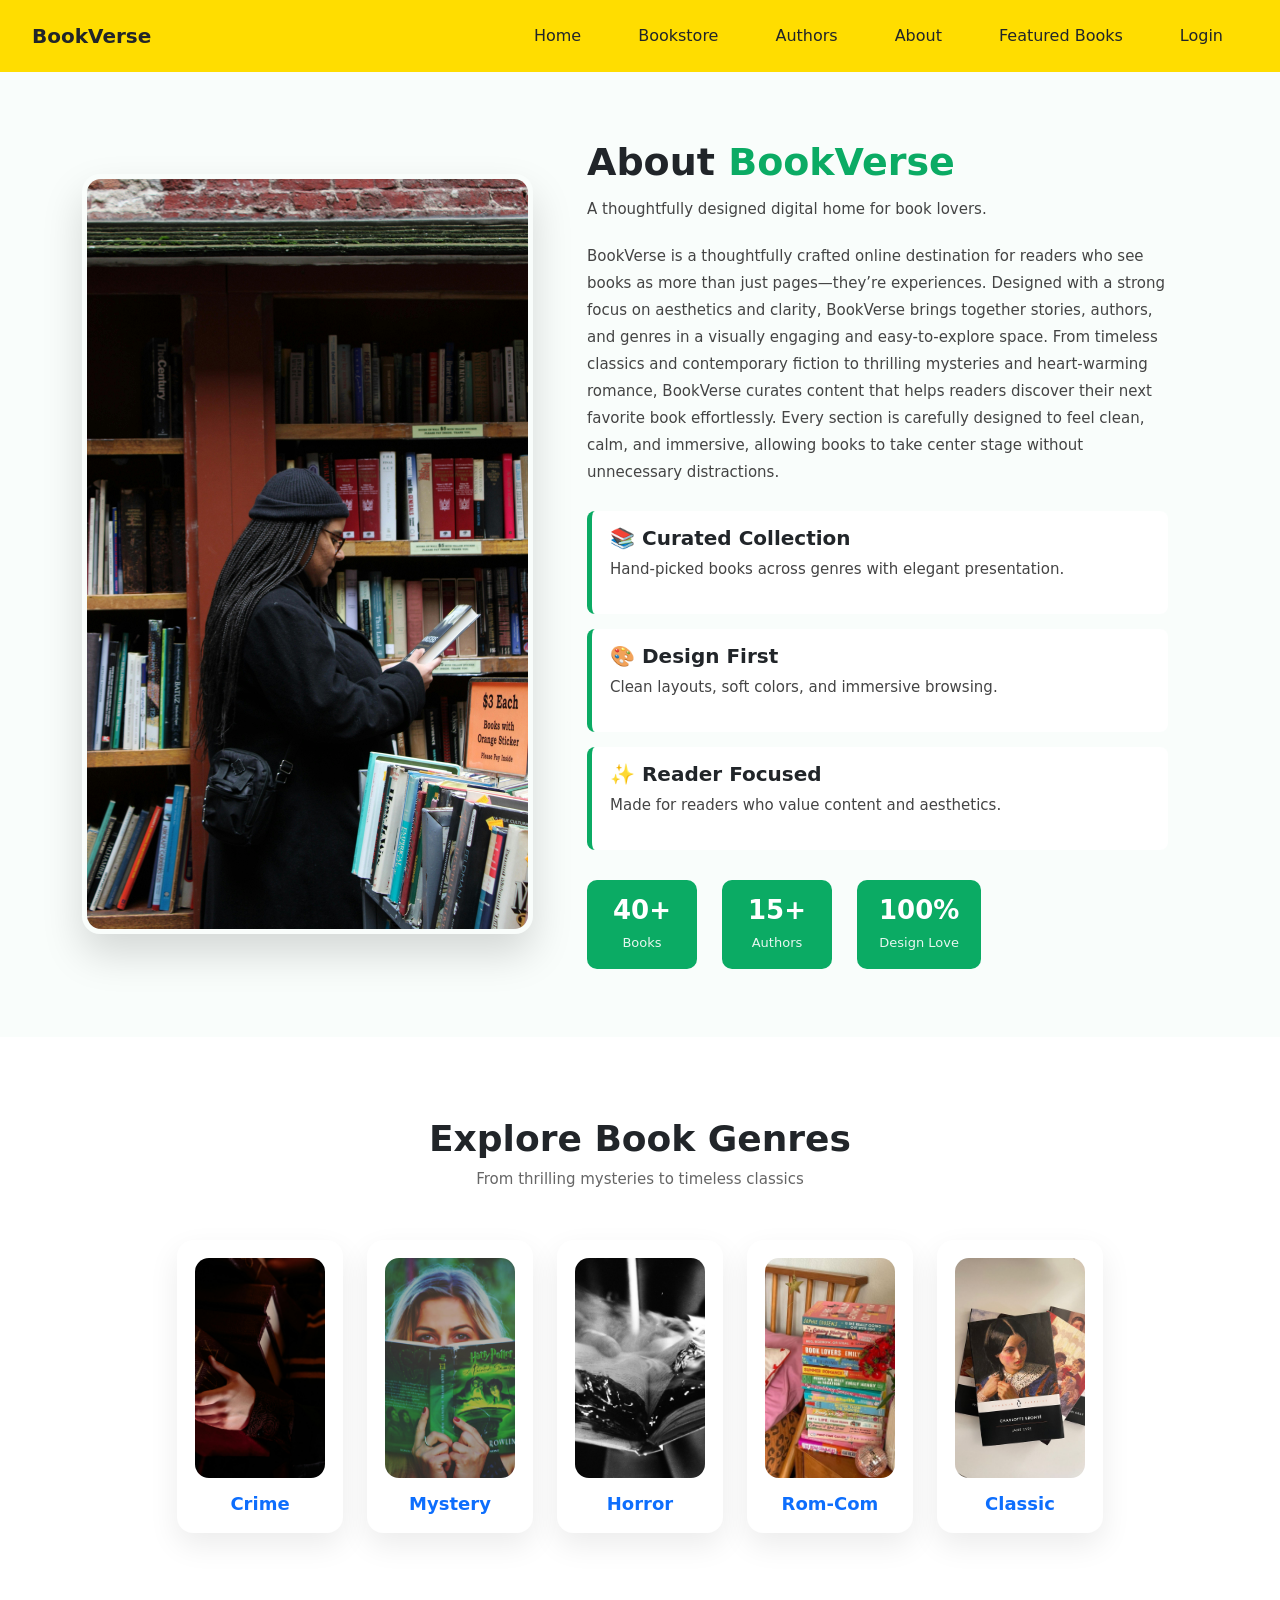
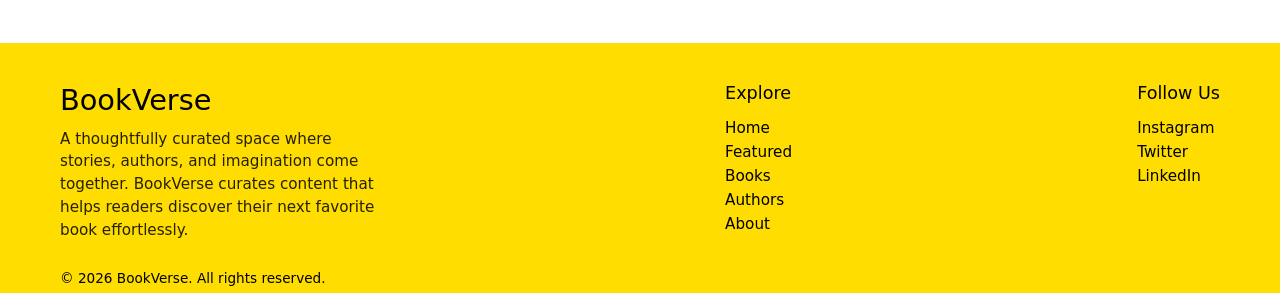
<file: about.html>
<!DOCTYPE html>
<html lang="en">
<head>
  <meta charset="UTF-8">
  <title>About</title>
  <meta name="viewport" content="width=device-width, initial-scale=1">
  <link rel="stylesheet" href="CSS/style.css">
  <!-- Bootstrap -->
  <link href="https://cdn.jsdelivr.net/npm/bootstrap@5.3.2/dist/css/bootstrap.min.css" rel="stylesheet">

  <!-- Google Font -->
  <link href="https://fonts.googleapis.com/css2?family=Playfair+Display:wght@500;700&display=swap" rel="stylesheet">

  <!-- Custom CSS -->
  <style>

   /* ABOUT MAIN */
.about-main {
  background: #f9fdfb;
  overflow: hidden;
}

/* WRAPPER ANIMATION */
.about-wrapper {
  animation: fadeUp 1.2s ease-in-out;
}

/* LEFT GREEN IMAGE BOX */
.about-image-box {
  padding: 5px;
  border-radius: 18px;
  box-shadow: 0 20px 40px rgba(0, 0, 0, 0.15);
  animation: slideLeft 1.2s ease;
}

.about-image-box img {
  width: 100%;
  border-radius: 14px;
  object-fit: cover;
  height: 750px;
}

/* RIGHT CONTENT */
.about-content-box {
  padding: 20px 30px;
  animation: slideRight 1.2s ease;
}

.about-content-box h2 {
  font-size: 38px;
  font-weight: 800;
  margin-bottom: 10px;
}

.about-content-box h2 span {
  color: #0bab64;
}

.about-tagline {
  font-size: 16px;
  color: #555;
  margin-bottom: 20px;
}

.about-content-box p {
  font-size: 15px;
  color: #444;
  line-height: 1.8;
}

/* POINTS */
.about-points {
  margin-top: 25px;
}

.point-box {
  background: #ffffff;
  border-left: 5px solid #0bab64;
  padding: 15px 18px;
  margin-bottom: 15px;
  border-radius: 8px;
  transition: all 0.3s ease;
}

.point-box:hover {
  transform: translateX(8px);
  box-shadow: 0 8px 25px rgba(0, 0, 0, 0.1);
}

.point-box h5 {
  margin-bottom: 6px;
  font-weight: 700;
}

/* STATS */
.about-stats {
  display: flex;
  gap: 25px;
  margin-top: 30px;
}

.about-stats div {
  background: #0bab64;
  color: #fff;
  padding: 15px 22px;
  border-radius: 10px;
  text-align: center;
  min-width: 110px;
  transition: transform 0.3s ease;
}

.about-stats div:hover {
  transform: translateY(-6px);
}

.about-stats h4 {
  font-size: 26px;
  margin-bottom: 4px;
  font-weight: 800;
}

.about-stats span {
  font-size: 13px;
  opacity: 0.9;
}

/* ANIMATIONS */
@keyframes fadeUp {
  from {
    opacity: 0;
    transform: translateY(40px);
  }
  to {
    opacity: 1;
    transform: translateY(0);
  }
}

@keyframes slideLeft {
  from {
    opacity: 0;
    transform: translateX(-60px);
  }
  to {
    opacity: 1;
    transform: translateX(0);
  }
}

@keyframes slideRight {
  from {
    opacity: 0;
    transform: translateX(60px);
  }
  to {
    opacity: 1;
    transform: translateX(0);
  }
}

/* RESPONSIVE */
@media (max-width: 768px) {
  .about-content-box h2 {
    font-size: 30px;
  }

  .about-stats {
    flex-wrap: wrap;
  }
}
/* GENRE SECTION */
.genre-section {
  padding: 80px 0;
  background: #ffffff;
  width:100%;
}

/* HEADING */
.genre-heading {
  text-align: center;
  font-size: 36px;
  font-weight: 800;
  margin-bottom: 8px;
}

.genre-subtext {
  text-align: center;
  color: #666;
  font-size: 15px;
  margin-bottom: 50px;
}

/* CARD */
.genre-card {
  background: #fff;
  border-radius: 16px;
  padding: 18px;
  text-align: center;
  box-shadow: 0 12px 30px rgba(0, 0, 0, 0.08);
  transition: all 0.35s ease;
  animation: fadeUp 1s ease;
  height: 100%;
}

.genre-card img {
  width: 100%;
  height: 220px;
  object-fit: cover;
  border-radius: 14px;
  margin-bottom: 15px;
}
.genre-btn{
  text-decoration: none;
}
/* TEXT */
.genre-card h5 {
  font-size: 18px;
  font-weight: 700;
  margin: 0;
}

/* HOVER EFFECT */
.genre-card:hover {
  transform: translateY(-10px) scale(1.02);
  box-shadow: 0 20px 45px rgba(0, 0, 0, 0.15);
}

/* ANIMATION */
@keyframes fadeUp {
  from {
    opacity: 0;
    transform: translateY(40px);
  }
  to {
    opacity: 1;
    transform: translateY(0);
  }
}

/* RESPONSIVE */
@media (max-width: 992px) {
  .genre-heading {
    font-size: 30px;
  }

  .genre-card img {
    height: 200px;
  }
}

@media (max-width: 576px) {
  .genre-card img {
    height: 180px;
  }

  .genre-heading {
    font-size: 26px;
  }
}

  </style>
</head>

<body>
 <ul class="nav justify-content-end p-3 ">
        <li class="nav-item d-flex align-items-center me-auto">
      <!-- <img src="logo.png" width="40" height="40" class="me-2"> -->
      <span class=" fw-bold fs-5 logo ms-3">BookVerse</span>
    </li>
  <li class="nav-item ">
    <a class="nav-link active text-dark" aria-current="page" href="index.html">Home</a>
  </li>
  <li class="nav-item ">
    <a class="nav-link text-dark" href="Bookstore.html">Bookstore</a>
  </li>
  <li class="nav-item">
    <a class="nav-link text-dark" href="authors.html">Authors</a>
  </li>
  <li class="nav-item">
    <a class="nav-link text-dark" href="about.html">About</a>
  </li>
  <li class="nav-item">
    <a class="nav-link text-dark" href="Featured.html">Featured Books</a>
  </li>
  <li class="nav-item">
    <a class="nav-link text-dark" href="login.html">Login</a>
  </li>
</ul>
  <!-- ABOUT SECTION -->
<section class="about-main container-fluid py-5">
  <div class="container">
    <div class="row align-items-center about-wrapper">

      <!-- LEFT IMAGE BOX -->
      <div class="col-lg-5 mb-4 mb-lg-0">
        <div class="about-image-box">
          <img src="Images/pexels-luana-scorsoni-2154631905-33448113.jpg" alt="About BookVerse">
        </div>
      </div>

      <!-- RIGHT CONTENT -->
      <div class="col-lg-7">
        <div class="about-content-box">
          <h2>About <span>BookVerse</span></h2>
          <p class="about-tagline">
            A thoughtfully designed digital home for book lovers.
          </p>

          <p>
           BookVerse is a thoughtfully crafted online destination for readers who see books as more than just pages—they’re experiences. Designed with a strong focus on aesthetics and clarity, BookVerse brings together stories, authors, and genres in a visually engaging and easy-to-explore space.

From timeless classics and contemporary fiction to thrilling mysteries and heart-warming romance, BookVerse curates content that helps readers discover their next favorite book effortlessly. Every section is carefully designed to feel clean, calm, and immersive, allowing books to take center stage without unnecessary distractions.
          </p>

          <div class="about-points">
            <div class="point-box">
              <h5>📚 Curated Collection</h5>
              <p>Hand-picked books across genres with elegant presentation.</p>
            </div>

            <div class="point-box">
              <h5>🎨 Design First</h5>
              <p>Clean layouts, soft colors, and immersive browsing.</p>
            </div>

            <div class="point-box">
              <h5>✨ Reader Focused</h5>
              <p>Made for readers who value content and aesthetics.</p>
            </div>
          </div>

          <div class="about-stats">
            <div>
              <h4>40+</h4>
              <span>Books</span>
            </div>
            <div>
              <h4>15+</h4>
              <span>Authors</span>
            </div>
            <div>
              <h4>100%</h4>
              <span>Design Love</span>
            </div>
          </div>

        </div>
      </div>

    </div>
  </div>
  
</section>
<!-- BOOK GENRES SECTION -->
<section class="genre-section">
  <div class="container">
    <h2 class="genre-heading">Explore Book Genres</h2>
    <p class="genre-subtext">From thrilling mysteries to timeless classics</p>

    <div class="row g-4 justify-content-center">

      <div class="col-lg-2 col-md-4 col-sm-6">
  <a href="crime.html" class="genre-btn">
    <div class="genre-card">
      <img src="Images/crime.jpg" alt="Crime Books">
      <h5>Crime</h5>
    </div>
  </a>
</div>

<div class="col-lg-2 col-md-4 col-sm-6">
  <a href="Mystery.html" class="genre-btn">
    <div class="genre-card">
      <img src="Images/pexels-didsss-1314584.jpg" alt="Mystery Books">
      <h5>Mystery</h5>
    </div>
  </a>
</div>

<div class="col-lg-2 col-md-4 col-sm-6">
  <a href="Horror.html" class="genre-btn">
    <div class="genre-card">
      <img src="Images/pexels-anastasia-latunova-66354443-8894652.jpg" alt="Horror Books">
      <h5>Horror</h5>
    </div>
  </a>
</div>

<div class="col-lg-2 col-md-4 col-sm-6">
  <a href="Romcom.html" class="genre-btn">
    <div class="genre-card">
      <img src="Images/romcom.jpg" alt="RomCom Books">
      <h5>Rom-Com</h5>
    </div>
  </a>
</div>

<div class="col-lg-2 col-md-4 col-sm-6">
  <a href="Classic.html" class="genre-btn">
    <div class="genre-card">
      <img src="Images/classic.jpg" alt="Classic Books">
      <h5>Classic</h5>
    </div>
  </a>
</div>


    </div>
  </div>
</section>

 <footer class="foot">
  <div class="footer-content">
    
    <div class="footer-brand">
      <h3>BookVerse</h3>
      <p>A thoughtfully curated space where stories, authors, and imagination come together. BookVerse curates content that helps readers discover their next favorite book effortlessly.</p>
    </div>
    <div class="footer-links">
      <h5>Explore</h5>
      <ul>
        <li><a href="index.html">Home</a></li>
        <li><a href="Featured.html">Featured</a></li>
        <li><a href="Bookstore.html">Books</a></li>
        <li><a href="authors.html">Authors</a></li>
        <li><a href="about.html">About</a></li>
      </ul>
    </div>

    <div class="footer-social">
      <h5>Follow Us</h5>
      <ul>
        <li><a href="#">Instagram</a></li>
        <li><a href="#">Twitter</a></li>
        <li><a href="#">LinkedIn</a></li>
      </ul>
    </div>

  </div>
  <div class="footer-bottom">
    © 2026 BookVerse. All rights reserved.
  </div>
</footer>
</body>
</html>
</file>
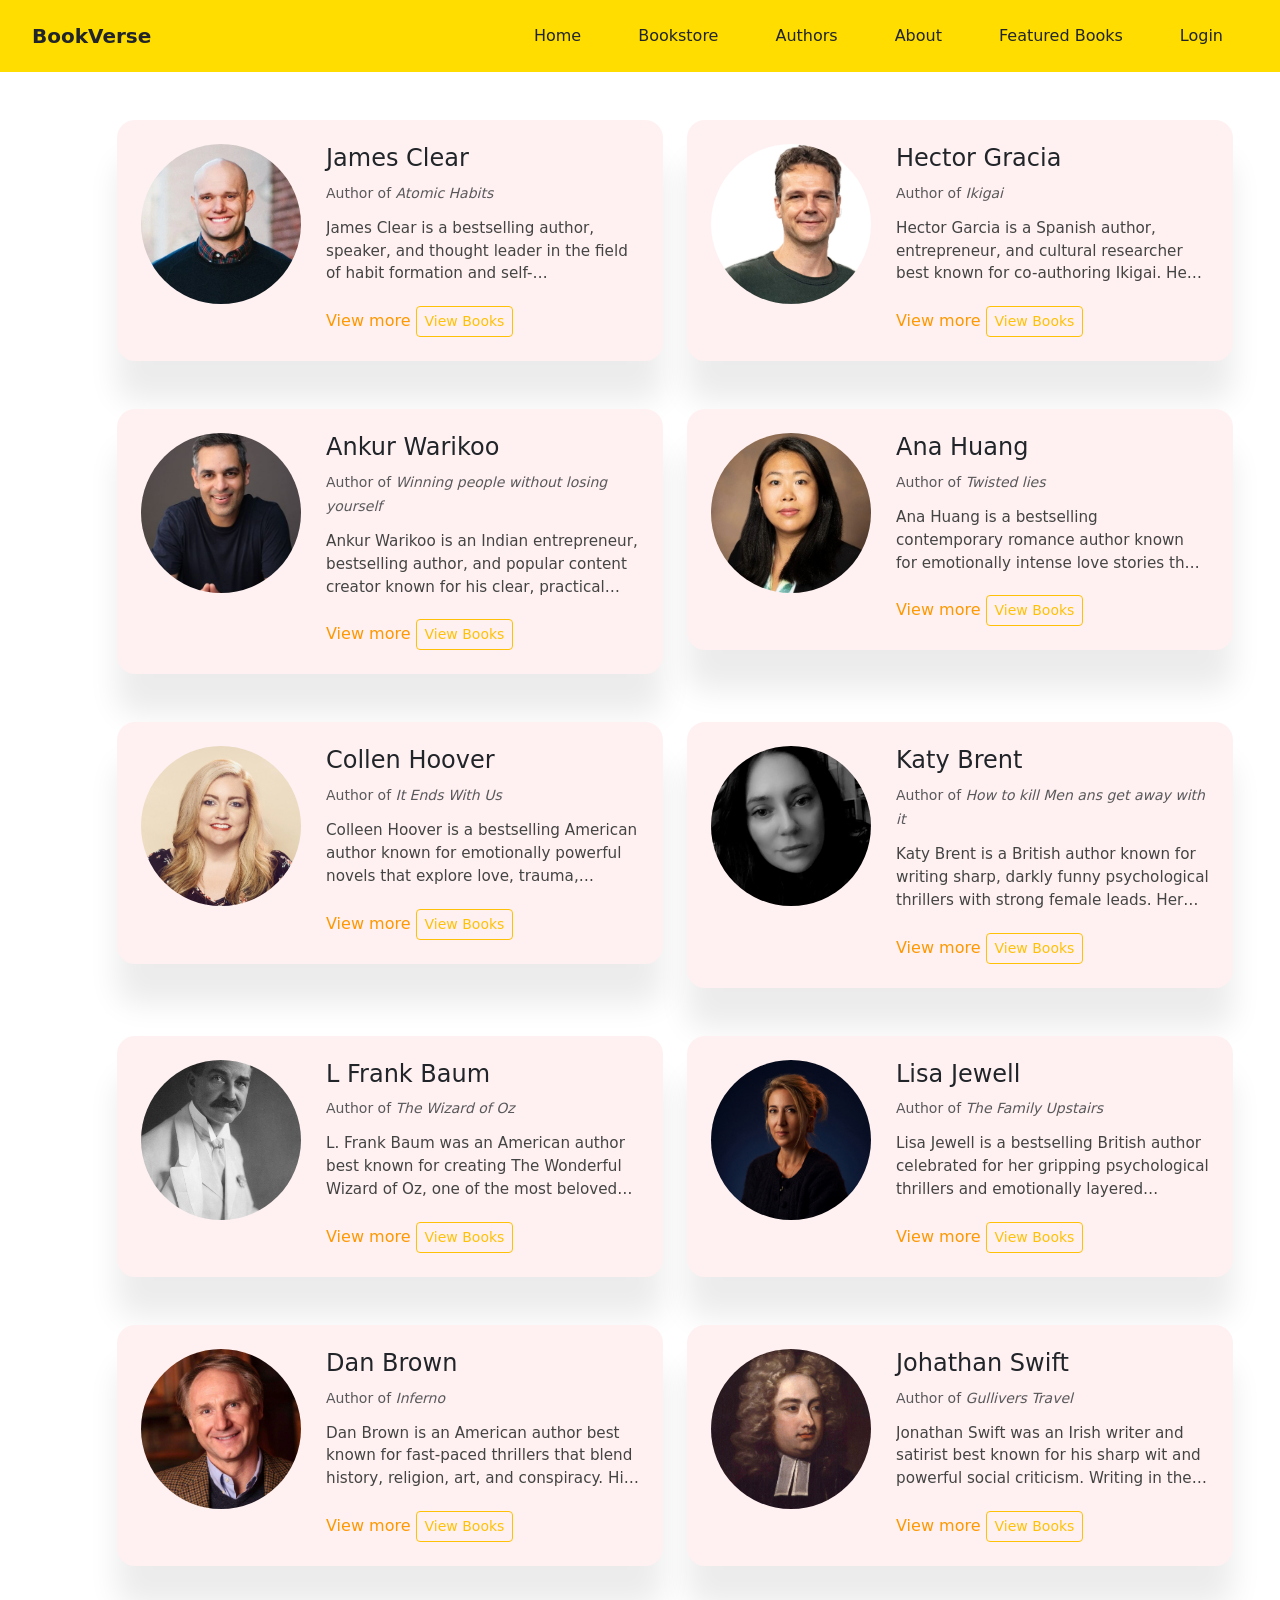
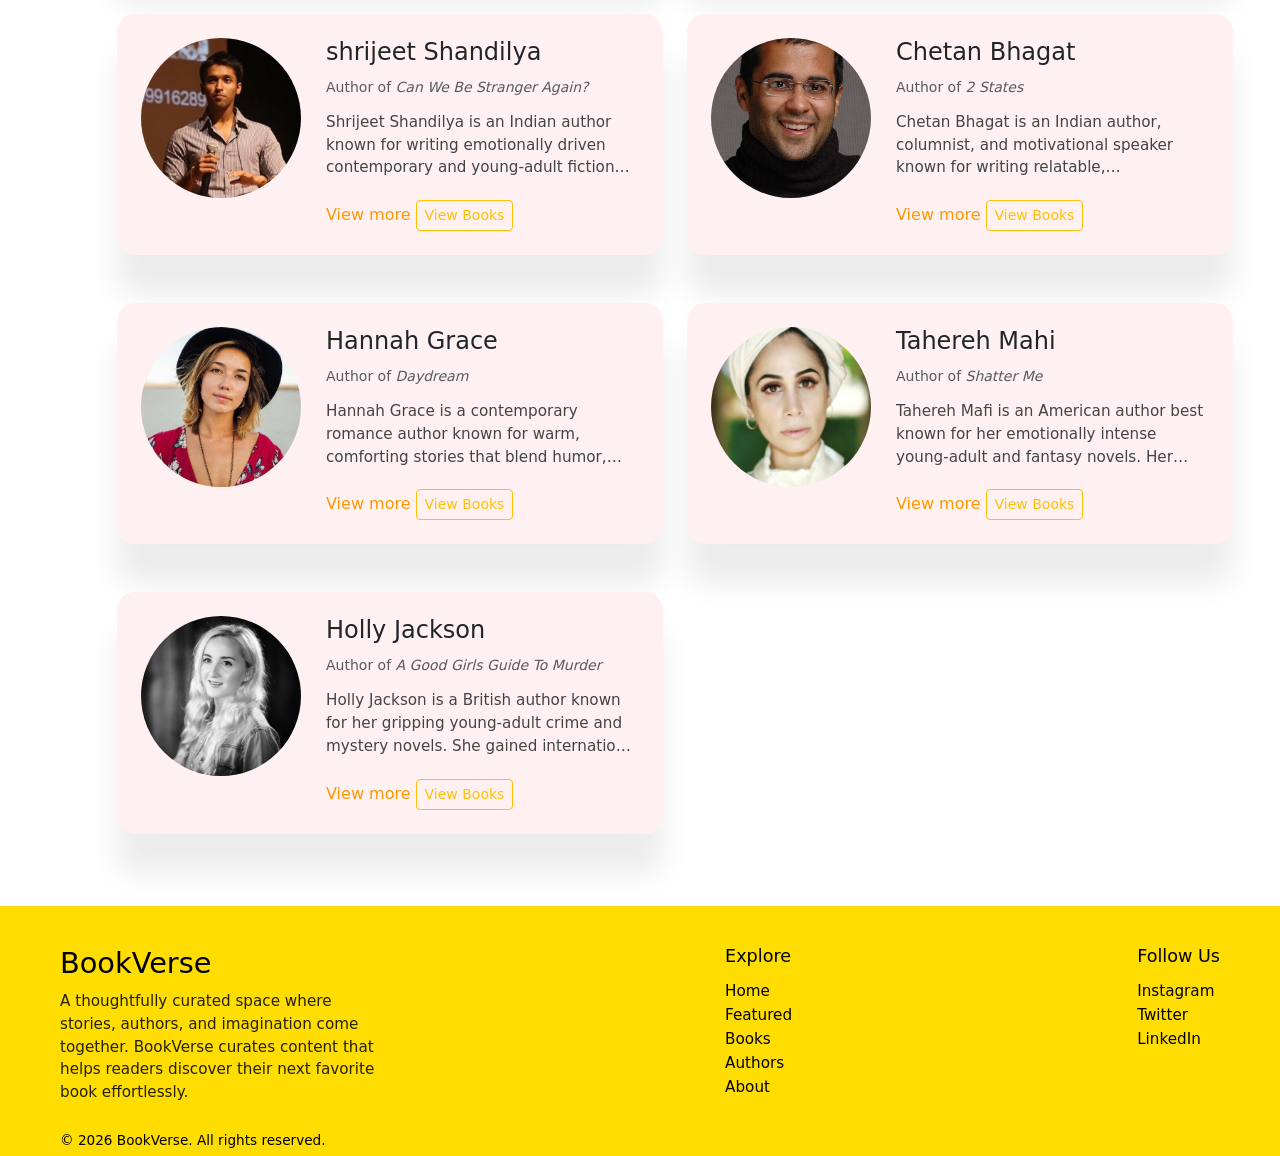
<file: authors.html>
<!DOCTYPE html>
<html lang="en">
<head>
    <meta charset="UTF-8">
    <meta name="viewport" content="width=device-width, initial-scale=1.0">
    <title>Document</title>
    <link rel="stylesheet" href="CSS/style.css">
    <link href="https://cdn.jsdelivr.net/npm/bootstrap@5.3.8/dist/css/bootstrap.min.css" rel="stylesheet" integrity="sha384-sRIl4kxILFvY47J16cr9ZwB07vP4J8+LH7qKQnuqkuIAvNWLzeN8tE5YBujZqJLB" crossorigin="anonymous">
<script src="https://cdn.jsdelivr.net/npm/bootstrap@5.3.8/dist/js/bootstrap.bundle.min.js"></script>
<link href="https://cdn.jsdelivr.net/npm/bootstrap-icons/font/bootstrap-icons.css" rel="stylesheet">
<script src="https://cdn.jsdelivr.net/npm/bootstrap@5.3.2/dist/js/bootstrap.bundle.min.js"></script>

<style>
    #container{
            width:1350px;
            height:auto;
            margin: auto;
        }
        @media (max-width: 1200px) {
  #container {
    width: 95%;
  }
}

/* Mobile phones */
@media (max-width: 576px) {
  #container {
    width: 100%;
    padding: 0 15px;
  }
}

</style>
</head>
<body>
    <script>
function toggleCard(el) {
  const card = el.closest('.author-card');
  card.classList.toggle('expanded');
  el.textContent = card.classList.contains('expanded')
    ? 'View less'
    : 'View more';
}
</script>

     <ul class="nav justify-content-end p-3 ">
        <li class="nav-item d-flex align-items-center me-auto">
      <!-- <img src="logo.png" width="40" height="40" class="me-2"> -->
      <span class=" fw-bold fs-5 logo ms-3">BookVerse</span>
    </li>
  <li class="nav-item ">
    <a class="nav-link active text-dark" aria-current="page" href="index.html">Home</a>
  </li>
  <li class="nav-item ">
    <a class="nav-link text-dark" href="Bookstore.html">Bookstore</a>
  </li>
  <li class="nav-item">
    <a class="nav-link text-dark" href="authors.html">Authors</a>
  </li>
  <li class="nav-item">
    <a class="nav-link text-dark" href="about.html">About</a>
  </li>
   <li class="nav-item">
    <a class="nav-link text-dark" href="Featured.html">Featured Books</a>
  </li>
  <li class="nav-item">
    <a class="nav-link text-dark" href="login.html">Login</a>
  </li>
</ul>
<div id="container">
<section class="container my-5">
  <div class="row g-4">

    <!-- AUTHOR CARD 1 -->
    <div class="col-md-6 mb-4">
  <div class="author-card">

    <div class="author-img">
      <img src="Images/jamesclear .jpg" alt="James Clear">
    </div>

    <div class="author-content">
      <h4>James Clear</h4>
      <small class="text-muted">Author of <em>Atomic Habits</em></small>

      <p class="author-desc">
        James Clear is a bestselling author, speaker, and thought leader in the field of habit formation and self-improvement. He is widely known for his book Atomic Habits, which focuses on how small, consistent actions can lead to remarkable long-term results. James Clear combines psychology, neuroscience, and real-world examples to present practical strategies for personal and professional growth. His writing is clear, motivating, and highly actionable.
      </p>

      <span class="view-more" onclick="toggleCard(this)">View more</span>

       <button
  class="btn btn-outline-warning btn-sm mt-6"
  data-bs-toggle="modal"
  data-bs-target="#authorBooksModal1"
>
  View Books
</button>
    </div>

  </div>
</div>
<div
  class="modal fade"
  id="authorBooksModal1"
  tabindex="-1"
  aria-labelledby="authorBooksModalLabel"
  aria-hidden="true"
>
  <div class="modal-dialog modal-dialog-centered">
    <div class="modal-content">

      <!-- Modal Header -->
      <div class="modal-header">
        <h5 class="modal-title" id="authorBooksModalLabel">
          Books by the Author
        </h5>
        <button
          type="button"
          class="btn-close"
          data-bs-dismiss="modal"
          aria-label="Close"
        ></button>
      </div>

      <!-- Modal Body -->
      <div class="modal-body">

        <div
          class="scrollspy-box"
          tabindex="0"
        >
          <section class="spy-section">
            <h6 class="fw-bold">Atomic Habits</h6>
            <p>
            A practical guide to building good habits and breaking bad ones through small, consistent changes that compound over time.% daily improvements compounds over time to create massive results.
            </p>
          </section>
        </div>

      </div>

      <!-- Footer REMOVED -->
    </div>
  </div>
</div>


    <!-- AUTHOR CARD 2 -->
    
<div class="col-md-6 mb-4">
  <div class="author-card">

    <div class="author-img">
      <img src="Images/hector.jpeg" alt="hector Garcia">
    </div>

    <div class="author-content">
      <h4>Hector Gracia</h4>
      <small class="text-muted">Author of <em>Ikigai</em></small>

      <p class="author-desc">
        Hector Garcia is a Spanish author, entrepreneur, and cultural researcher best known for co-authoring Ikigai. He has lived in Japan for many years, where he studied Japanese culture, philosophy, and everyday practices that contribute to long and meaningful lives. Through his writing, Hector Garcia blends traditional Eastern wisdom with modern lifestyle insights, helping readers understand purpose, happiness, and balance. His work is calm, reflective, and deeply rooted in real-life experiences.
      </p>

      <span class="view-more" onclick="toggleCard(this)">View more</span>

      <button
  class="btn btn-outline-warning btn-sm mt-6"
  data-bs-toggle="modal"
  data-bs-target="#authorBooksModal"
>
  View Books
</button>

    </div>
    <!-- modal1 -->

  </div>
</div>


<div
  class="modal fade"
  id="authorBooksModal"
  tabindex="-1"
  aria-labelledby="authorBooksModalLabel"
  aria-hidden="true"
>
  <div class="modal-dialog modal-dialog-centered">
    <div class="modal-content">

      <!-- Modal Header -->
      <div class="modal-header">
        <h5 class="modal-title" id="authorBooksModalLabel">
          Books by the Author
        </h5>
        <button
          type="button"
          class="btn-close"
          data-bs-dismiss="modal"
          aria-label="Close"
        ></button>
      </div>

      <!-- Modal Body -->
      <div class="modal-body">

        <div
          class="scrollspy-box"
          tabindex="0"
        >
          <section class="spy-section">
            <h6 class="fw-bold">Ikigai</h6>
            <p>
             Explores the Japanese concept of ikigai—finding purpose and joy through meaningful daily living
            </p>
          </section>

          <section class="spy-section">
            <h6 class="fw-bold">The Ikigai Journey
</h6>
            <p>
              A practical follow-up to Ikigai that helps readers apply purpose, mindfulness, and balance in everyday life.
            </p>
          </section>

          <section class="spy-section">
            <h6 class="fw-bold">Geek in Japan
</h6>
            <p>
             A cultural exploration of modern Japanese society through anime, technology, food, and everyday traditions.
            </p>
          </section>
        </div>

      </div>

      <!-- Footer REMOVED -->
    </div>
  </div>
</div>
<!-- 
card 3 -->
 <div class="col-md-6 mb-4">
  <div class="author-card">

    <div class="author-img">
      <img src="Images/ankur-warikoo.png" alt="Ankur Warikoo">
    </div>

    <div class="author-content">
      <h4>Ankur Warikoo</h4>
      <small class="text-muted">Author of <em>Winning people without losing yourself</em></small>

      <p class="author-desc">
Ankur Warikoo is an Indian entrepreneur, bestselling author, and popular content creator known for his clear, practical advice on personal growth, money management, and career development. He is the founder of Nearbuy and has built a massive online following by sharing honest insights on discipline, habits, productivity, and financial independence, especially aimed at students and young professionals seeking clarity and long-term success.      </p>

      <span class="view-more" onclick="toggleCard(this)">View more</span>

       <button
  class="btn btn-outline-warning btn-sm mt-6"
  data-bs-toggle="modal"
  data-bs-target="#authorBooksModal2"
>
  View Books
</button>
    </div>

  </div>
</div>
<div
  class="modal fade"
  id="authorBooksModal2"
  tabindex="-1"
  aria-labelledby="authorBooksModalLabel"
  aria-hidden="true"
>
  <div class="modal-dialog modal-dialog-centered">
    <div class="modal-content">

      <!-- Modal Header -->
      <div class="modal-header">
        <h5 class="modal-title" id="authorBooksModalLabel">
          Books by the Author
        </h5>
        <button
          type="button"
          class="btn-close"
          data-bs-dismiss="modal"
          aria-label="Close"
        ></button>
      </div>

      <!-- Modal Body -->
      <div class="modal-body">

        <div
          class="scrollspy-box"
          tabindex="0"
        >
          <section class="spy-section">
            <h6 class="fw-bold">Do Epic Shit</h6>
            <p>
             A candid guide on habits, money, success, and living intentionally.
            </p>
          </section>

          <section class="spy-section">
            <h6 class="fw-bold">Make Epic Money</h6>
            <p>
              A simple, no-nonsense guide to managing and growing personal wealth.
            </p>
          </section>
        </div>

      </div>

      <!-- Footer REMOVED -->
    </div>
  </div>
</div>
<!-- card4 -->
 <div class="col-md-6 mb-4">
  <div class="author-card">

    <div class="author-img">
      <img src="Images/ana huang .jpg" alt="Ana Huang">
    </div>

    <div class="author-content">
      <h4>Ana Huang</h4>
      <small class="text-muted">Author of <em>Twisted lies</em></small>

      <p class="author-desc">
Ana Huang is a bestselling contemporary romance author known for emotionally intense love stories that blend passion, vulnerability, and strong character arcs. Her writing often explores themes of trust, healing, ambition, and morally complex relationships, with confident heroines and brooding heroes at the center. Ana Huang’s novels are especially popular among new-adult and adult romance readers who enjoy slow-burn tension, sharp dialogue, and deeply personal journeys toward love.      </p>

      <span class="view-more" onclick="toggleCard(this)">View more</span>

       <button
  class="btn btn-outline-warning btn-sm mt-6"
  data-bs-toggle="modal"
  data-bs-target="#authorBooksModal3"
>
  View Books
</button>
    </div>

  </div>
</div>
<div
  class="modal fade"
  id="authorBooksModal3"
  tabindex="-1"
  aria-labelledby="authorBooksModalLabel"
  aria-hidden="true"
>
  <div class="modal-dialog modal-dialog-centered">
    <div class="modal-content">

      <!-- Modal Header -->
      <div class="modal-header">
        <h5 class="modal-title" id="authorBooksModalLabel">
          Books by the Author
        </h5>
        <button
          type="button"
          class="btn-close"
          data-bs-dismiss="modal"
          aria-label="Close"
        ></button>
      </div>

      <!-- Modal Body -->
      <div class="modal-body">

        <div
          class="scrollspy-box"
          tabindex="0"
        >
          <section class="spy-section">
            <h6 class="fw-bold">Twisted Love</h6>
            <p>
             A dark, emotional romance about a guarded man and a hopeful woman whose bond challenges fear and trust.
            </p>
          </section>

          <section class="spy-section">
            <h6 class="fw-bold">Twisted Game</h6>
            <p>
            A forbidden royal romance filled with duty, desire, and intense emotional conflict.
            </p>
          </section>

          <section class="spy-section">
            <h6 class="fw-bold">Twisted Hate</h6>
            <p>
              An enemies-to-lovers story driven by sharp banter, unresolved tension, and buried emotions.
            </p>
          </section>
        </div>

      </div>

      <!-- Footer REMOVED -->
    </div>
  </div>
</div>
<!-- card 5 -->
 <div class="col-md-6 mb-4">
  <div class="author-card">

    <div class="author-img">
      <img src="Images/Colleenhoover.jpeg" alt="Collen Hoover">
    </div>

    <div class="author-content">
      <h4>Collen Hoover</h4>
      <small class="text-muted">Author of <em>It Ends With Us</em></small>

      <p class="author-desc">
Colleen Hoover is a bestselling American author known for emotionally powerful novels that explore love, trauma, healing, and human resilience. Her writing blends romance, drama, and psychological depth, often tackling difficult themes with honesty and compassion. Loved by both young-adult and adult readers, her stories focus on flawed characters, intense emotions, and relationships that leave a lasting impact long after the final page.      </p>

      <span class="view-more" onclick="toggleCard(this)">View more</span>

       <button
  class="btn btn-outline-warning btn-sm mt-6"
  data-bs-toggle="modal"
  data-bs-target="#authorBooksModal4"
>
  View Books
</button>
    </div>

  </div>
</div>
<div
  class="modal fade"
  id="authorBooksModal4"
  tabindex="-1"
  aria-labelledby="authorBooksModalLabel"
  aria-hidden="true"
>
  <div class="modal-dialog modal-dialog-centered">
    <div class="modal-content">

      <!-- Modal Header -->
      <div class="modal-header">
        <h5 class="modal-title" id="authorBooksModalLabel">
          Books by the Author
        </h5>
        <button
          type="button"
          class="btn-close"
          data-bs-dismiss="modal"
          aria-label="Close"
        ></button>
      </div>

      <!-- Modal Body -->
      <div class="modal-body">

        <div
          class="scrollspy-box"
          tabindex="0"
        >
          <section class="spy-section">
            <h6 class="fw-bold"> It Ends With Us</h6>
            <p>
              A deeply emotional novel about love, strength, and breaking painful cycles.
            </p>
          </section>

          <section class="spy-section">
            <h6 class="fw-bold">Verity</h6>
            <p>
          A dark psychological thriller filled with shocking twists and moral tension.
            </p>
          </section>

          <section class="spy-section">
            <h6 class="fw-bold">Ugly Love</h6>
            <p>
            A raw romance exploring heartbreak, healing, and the weight of past trauma.
            </p>
          </section>
        </div>

      </div>

      <!-- Footer REMOVED -->
    </div>
  </div>
</div>
<!-- card6 -->
 <div class="col-md-6 mb-4">
  <div class="author-card">

    <div class="author-img">
      <img src="Images/katy-brent.jpeg" alt="Katy Brent">
    </div>

    <div class="author-content">
      <h4>Katy Brent</h4>
      <small class="text-muted">Author of <em>How to kill Men ans get away with it</em></small>

      <p class="author-desc">
Katy Brent is a British author known for writing sharp, darkly funny psychological thrillers with strong female leads. Her stories often explore obsession, ambition, and the hidden pressures placed on women in modern society, blending satire with suspense. With a bold narrative voice and unexpected twists, her books appeal to readers who enjoy gripping plots, morally complex characters, and thrillers that challenge social norms while remaining highly entertaining.      </p>

      <span class="view-more" onclick="toggleCard(this)">View more</span>

       <button
  class="btn btn-outline-warning btn-sm mt-6"
  data-bs-toggle="modal"
  data-bs-target="#authorBooksModal5"
>
  View Books
</button>
    </div>

  </div>
</div>
<div
  class="modal fade"
  id="authorBooksModal5"
  tabindex="-1"
  aria-labelledby="authorBooksModalLabel"
  aria-hidden="true"
>
  <div class="modal-dialog modal-dialog-centered">
    <div class="modal-content">

      <!-- Modal Header -->
      <div class="modal-header">
        <h5 class="modal-title" id="authorBooksModalLabel">
          Books by the Author
        </h5>
        <button
          type="button"
          class="btn-close"
          data-bs-dismiss="modal"
          aria-label="Close"
        ></button>
      </div>

      <!-- Modal Body -->
      <div class="modal-body">

        <div
          class="scrollspy-box"
          tabindex="0"
        >
          <section class="spy-section">
            <h6 class="fw-bold">How to Kill Men and Get Away With It</h6>
            <p>
              A darkly comic psychological thriller about obsession, revenge, and the consequences of toxic relationships, told with sharp wit and shocking twists
            </p>
          </section>

          <section class="spy-section">
            <h6 class="fw-bold">The Kill List</h6>
            <p>
              A tense, satirical thriller that explores public shaming, social media outrage, and how far someone might go when pushed to the edge.
            </p>
          </section>
        </div>

      </div>

      <!-- Footer REMOVED -->
    </div>
  </div>
</div>
<!-- card7 -->
 <div class="col-md-6 mb-4">
  <div class="author-card">

    <div class="author-img">
      <img src="Images/l_frank_baum.jpeg" alt="frank bum">
    </div>

    <div class="author-content">
      <h4>L Frank Baum</h4>
      <small class="text-muted">Author of <em>The Wizard of Oz</em></small>

      <p class="author-desc">
L. Frank Baum was an American author best known for creating The Wonderful Wizard of Oz, one of the most beloved fantasy stories of all time. Writing in the late 19th and early 20th centuries, he helped shape modern children’s fantasy with imaginative worlds, memorable characters, and moral storytelling. His works emphasize courage, friendship, kindness, and self-belief, appealing to both children and adults across generations.      </p>

      <span class="view-more" onclick="toggleCard(this)">View more</span>

       <button
  class="btn btn-outline-warning btn-sm mt-6"
  data-bs-toggle="modal"
  data-bs-target="#authorBooksModal6"
>
  View Books
</button>
    </div>

  </div>
</div>
<div
  class="modal fade"
  id="authorBooksModal6"
  tabindex="-1"
  aria-labelledby="authorBooksModalLabel"
  aria-hidden="true"
>
  <div class="modal-dialog modal-dialog-centered">
    <div class="modal-content">

      <!-- Modal Header -->
      <div class="modal-header">
        <h5 class="modal-title" id="authorBooksModalLabel">
          Books by the Author
        </h5>
        <button
          type="button"
          class="btn-close"
          data-bs-dismiss="modal"
          aria-label="Close"
        ></button>
      </div>

      <!-- Modal Body -->
      <div class="modal-body">

        <div
          class="scrollspy-box"
          tabindex="0"
        >
          <section class="spy-section">
            <h6 class="fw-bold"> The Wonderful Wizard of Oz</h6>
            <p>
              A magical adventure following Dorothy and her friends through the Land of Oz.
            </p>
          </section>

          <section class="spy-section">
            <h6 class="fw-bold">The Marvelous Land of Oz</h6>
            <p>
           A sequel that expands the Oz universe with new characters and political themes.
            </p>
          </section>

          <section class="spy-section">
            <h6 class="fw-bold">Ozma of Oz</h6>
            <p>
             A whimsical tale about loyalty, transformation, and the power of friendship.
            </p>
          </section>
        </div>

      </div>

      <!-- Footer REMOVED -->
    </div>
  </div>
</div>
 <!-- card 8 -->
 <div class="col-md-6 mb-4">
  <div class="author-card">

    <div class="author-img">
      <img src="Images/Lisa-Jewell.jpeg" alt="Lisa Jewell">
    </div>

    <div class="author-content">
      <h4>Lisa Jewell</h4>
      <small class="text-muted">Author of <em>The Family Upstairs</em></small>

      <p class="author-desc">
Lisa Jewell is a bestselling British author celebrated for her gripping psychological thrillers and emotionally layered domestic fiction. Her novels often explore family secrets, obsession, trauma, and the dark truths hidden beneath ordinary lives. Known for her sharp character development and slow-burn suspense, Jewell keeps readers hooked with unsettling twists and realistic emotional depth, making her a favorite among fans of intelligent, character-driven thrillers.      </p>

      <span class="view-more" onclick="toggleCard(this)">View more</span>

       <button
  class="btn btn-outline-warning btn-sm mt-6"
  data-bs-toggle="modal"
  data-bs-target="#authorBooksModal7"
>
  View Books
</button>
    </div>

  </div>
</div>
<div
  class="modal fade"
  id="authorBooksModal7"
  tabindex="-1"
  aria-labelledby="authorBooksModalLabel"
  aria-hidden="true"
>
  <div class="modal-dialog modal-dialog-centered">
    <div class="modal-content">

      <!-- Modal Header -->
      <div class="modal-header">
        <h5 class="modal-title" id="authorBooksModalLabel">
          Books by the Author
        </h5>
        <button
          type="button"
          class="btn-close"
          data-bs-dismiss="modal"
          aria-label="Close"
        ></button>
      </div>

      <!-- Modal Body -->
      <div class="modal-body">

        <div
          class="scrollspy-box"
          tabindex="0"
        >
          <section class="spy-section">
            <h6 class="fw-bold">Then She Was Gone</h6>
            <p>
             A haunting mystery about a mother uncovering the truth behind her daughter’s disappearance.
            </p>
          </section>

          <section class="spy-section">
            <h6 class="fw-bold">The Family Upstairs</h6>
            <p>
             A chilling domestic thriller centered on inheritance, control, and buried secrets.
            </p>
          </section>

          <section class="spy-section">
            <h6 class="fw-bold">None of This Is True</h6>
            <p>
             A psychological thriller examining manipulation, fame, and dangerous storytelling.
            </p>
          </section>
        </div>

      </div>

      <!-- Footer REMOVED -->
    </div>
  </div>
</div>
<!-- card9 -->
 <div class="col-md-6 mb-4">
  <div class="author-card">

    <div class="author-img">
      <img src="Images/dan-brown.jpeg" alt="dan brown">
    </div>

    <div class="author-content">
      <h4>Dan Brown</h4>
      <small class="text-muted">Author of <em>Inferno</em></small>

      <p class="author-desc">
Dan Brown is an American author best known for fast-paced thrillers that blend history, religion, art, and conspiracy. His novels often follow symbologist Robert Langdon as he unravels ancient codes and hidden secrets within famous landmarks. Known for short chapters, cliffhangers, and intellectual puzzles, Brown’s writing keeps readers hooked while sparking curiosity about historical mysteries and secret societies.      </p>

      <span class="view-more" onclick="toggleCard(this)">View more</span>

       <button
  class="btn btn-outline-warning btn-sm mt-6"
  data-bs-toggle="modal"
  data-bs-target="#authorBooksModal8"
>
  View Books
</button>
    </div>

  </div>
</div>
<div
  class="modal fade"
  id="authorBooksModal8"
  tabindex="-1"
  aria-labelledby="authorBooksModalLabel"
  aria-hidden="true"
>
  <div class="modal-dialog modal-dialog-centered">
    <div class="modal-content">

      <!-- Modal Header -->
      <div class="modal-header">
        <h5 class="modal-title" id="authorBooksModalLabel">
          Books by the Author
        </h5>
        <button
          type="button"
          class="btn-close"
          data-bs-dismiss="modal"
          aria-label="Close"
        ></button>
      </div>

      <!-- Modal Body -->
      <div class="modal-body">

        <div
          class="scrollspy-box"
          tabindex="0"
        >
          <section class="spy-section">
            <h6 class="fw-bold"> The Da Vinci Code</h6>
            <p>
              A high-stakes thriller involving religious symbols, secret societies, and hidden truths.
            </p>
          </section>

          <section class="spy-section">
            <h6 class="fw-bold">Angels & Demons</h6>
            <p>
            A race against time that blends science and religion in Vatican City
            </p>
          </section>

          <section class="spy-section">
            <h6 class="fw-bold">Inferno</h6>
            <p>
              A dark, modern thriller inspired by Dante’s Divine Comedy and global catastrophe.
            </p>
          </section>
        </div>

      </div>

      <!-- Footer REMOVED -->
    </div>
  </div>
</div>
<!-- card 10 -->
 <div class="col-md-6 mb-4">
  <div class="author-card">

    <div class="author-img">
      <img src="Images/Jonathan_Swift.jpeg" alt="Johathan swift">
    </div>

    <div class="author-content">
      <h4>Johathan Swift</h4>
      <small class="text-muted">Author of <em>Gullivers Travel</em></small>

      <p class="author-desc">
Jonathan Swift was an Irish writer and satirist best known for his sharp wit and powerful social criticism. Writing in the 18th century, he used satire to expose human folly, political corruption, and social injustice, often blending humor with dark realism. His works remain influential for their bold commentary on society, morality, and human nature.      </p>

      <span class="view-more" onclick="toggleCard(this)">View more</span>

       <button
  class="btn btn-outline-warning btn-sm mt-6"
  data-bs-toggle="modal"
  data-bs-target="#authorBooksModal9"
>
  View Books
</button>
    </div>

  </div>
</div>
<div
  class="modal fade"
  id="authorBooksModal9"
  tabindex="-1"
  aria-labelledby="authorBooksModalLabel"
  aria-hidden="true"
>
  <div class="modal-dialog modal-dialog-centered">
    <div class="modal-content">

      <!-- Modal Header -->
      <div class="modal-header">
        <h5 class="modal-title" id="authorBooksModalLabel">
          Books by the Author
        </h5>
        <button
          type="button"
          class="btn-close"
          data-bs-dismiss="modal"
          aria-label="Close"
        ></button>
      </div>

      <!-- Modal Body -->
      <div class="modal-body">

        <div
          class="scrollspy-box"
          tabindex="0"
        >
          <section class="spy-section">
            <h6 class="fw-bold">Gulliver’s Travels</h6>
            <p>
             A satirical adventure that critiques politics, science, and human pride through imaginative voyages.
            </p>
          </section>

          <section class="spy-section">
            <h6 class="fw-bold">A Modest Proposal</h6>
            <p>
             A famous satirical essay highlighting social inequality through shocking irony.
            </p>
          </section>

          <section class="spy-section">
            <h6 class="fw-bold">The Battle of the Books</h6>
            <p>
             A witty satire on intellectual debates and cultural conflict
            </p>
          </section>
        </div>

      </div>

      <!-- Footer REMOVED -->
    </div>
  </div>
</div>
<!-- card11 -->
 <div class="col-md-6 mb-4">
  <div class="author-card">

    <div class="author-img">
      <img src="Images/shrijeet shandilya.jpeg" alt="shrijeet">
    </div>

    <div class="author-content">
      <h4>shrijeet Shandilya</h4>
      <small class="text-muted">Author of <em>Can We Be Stranger Again?</em></small>

      <p class="author-desc">
Shrijeet Shandilya is an Indian author known for writing emotionally driven contemporary and young-adult fiction that explores friendship, love, heartbreak, and personal growth. His stories focus on relatable characters, modern relationships, and the complexities of human emotions, making his work especially popular among young readers who enjoy realistic, heartfelt storytelling      </p>

      <span class="view-more" onclick="toggleCard(this)">View more</span>

       <button
  class="btn btn-outline-warning btn-sm mt-6"
  data-bs-toggle="modal"
  data-bs-target="#authorBooksModal10"
>
  View Books
</button>
    </div>

  </div>
</div>
<div
  class="modal fade"
  id="authorBooksModal10"
  tabindex="-1"
  aria-labelledby="authorBooksModalLabel"
  aria-hidden="true"
>
  <div class="modal-dialog modal-dialog-centered">
    <div class="modal-content">

      <!-- Modal Header -->
      <div class="modal-header">
        <h5 class="modal-title" id="authorBooksModalLabel">
          Books by the Author
        </h5>
        <button
          type="button"
          class="btn-close"
          data-bs-dismiss="modal"
          aria-label="Close"
        ></button>
      </div>

      <!-- Modal Body -->
      <div class="modal-body">

        <div
          class="scrollspy-box"
          tabindex="0"
        >
          <section class="spy-section">
            <h6 class="fw-bold">Can We Be Strangers Again?</h6>
            <p>
              A poignant coming-of-age novel about friendship, love, and the pain of growing apart.
            </p>
          </section>
        </div>

      </div>

      <!-- Footer REMOVED -->
    </div>
  </div>
</div>
<!-- card12 -->
 <div class="col-md-6 mb-4">
  <div class="author-card">

    <div class="author-img">
      <img src="Images/Chetan Bhagat.jpeg" alt="Chetan Bhagat">
    </div>

    <div class="author-content">
      <h4>Chetan Bhagat</h4>
      <small class="text-muted">Author of <em>2 States</em></small>

      <p class="author-desc">
Chetan Bhagat is an Indian author, columnist, and motivational speaker known for writing relatable, contemporary fiction that reflects modern Indian youth, relationships, and career struggles. His simple storytelling style and socially relevant themes have made his books widely popular, especially among young adult readers. Bhagat’s work often blends romance, ambition, and social commentary, making complex issues accessible to a broad audience.      </p>

      <span class="view-more" onclick="toggleCard(this)">View more</span>

       <button
  class="btn btn-outline-warning btn-sm mt-6"
  data-bs-toggle="modal"
  data-bs-target="#authorBooksModal11"
>
  View Books
</button>
    </div>

  </div>
</div>
<div
  class="modal fade"
  id="authorBooksModal11"
  tabindex="-1"
  aria-labelledby="authorBooksModalLabel"
  aria-hidden="true"
>
  <div class="modal-dialog modal-dialog-centered">
    <div class="modal-content">

      <!-- Modal Header -->
      <div class="modal-header">
        <h5 class="modal-title" id="authorBooksModalLabel">
          Books by the Author
        </h5>
        <button
          type="button"
          class="btn-close"
          data-bs-dismiss="modal"
          aria-label="Close"
        ></button>
      </div>

      <!-- Modal Body -->
      <div class="modal-body">

        <div
          class="scrollspy-box"
          tabindex="0"
        >
          <section class="spy-section">
            <h6 class="fw-bold">Five Point Someone</h6>
            <p>
             A campus novel about friendship, pressure, and redefining success.
            </p>
          </section>

          <section class="spy-section">
            <h6 class="fw-bold">2 States</h6>
            <p>
             A romantic story exploring cultural differences and family expectations
            </p>
          </section>

          <section class="spy-section">
            <h6 class="fw-bold">The 3 Mistakes of My Life</h6>
            <p>
             A tale of friendship, dreams, and life-altering choices.
            </p>
          </section>
        </div>

      </div>

      <!-- Footer REMOVED -->
    </div>
  </div>
</div>
<!-- card13 -->
 <div class="col-md-6 mb-4">
  <div class="author-card">

    <div class="author-img">
      <img src="Images/hannah grace.jpeg" alt="Hanna grace">
    </div>

    <div class="author-content">
      <h4>Hannah Grace</h4>
      <small class="text-muted">Author of <em> Daydream</em></small>

      <p class="author-desc">
Hannah Grace is a contemporary romance author known for warm, comforting stories that blend humor, emotional growth, and slow-burn relationships. Her novels often feature lovable characters, healthy communication, and themes of self-acceptance, making her especially popular among new-adult readers who enjoy cozy yet emotionally rich love stories      </p>

      <span class="view-more" onclick="toggleCard(this)">View more</span>

       <button
  class="btn btn-outline-warning btn-sm mt-6"
  data-bs-toggle="modal"
  data-bs-target="#authorBooksModal12"
>
  View Books
</button>
    </div>

  </div>
</div>
<div
  class="modal fade"
  id="authorBooksModal12"
  tabindex="-1"
  aria-labelledby="authorBooksModalLabel"
  aria-hidden="true"
>
  <div class="modal-dialog modal-dialog-centered">
    <div class="modal-content">

      <!-- Modal Header -->
      <div class="modal-header">
        <h5 class="modal-title" id="authorBooksModalLabel">
          Books by the Author
        </h5>
        <button
          type="button"
          class="btn-close"
          data-bs-dismiss="modal"
          aria-label="Close"
        ></button>
      </div>

      <!-- Modal Body -->
      <div class="modal-body">

        <div
          class="scrollspy-box"
          tabindex="0"
        >
          <section class="spy-section">
            <h6 class="fw-bold">Icebreaker</h6>
            <p>
              A college sports romance filled with banter, friendship, and heartfelt moments
            </p>
          </section>

          <section class="spy-section">
            <h6 class="fw-bold">Wildfire</h6>
            <p>
              A summer-camp romance exploring vulnerability, healing, and second chances.
            </p>
          </section>

          <section class="spy-section">
            <h6 class="fw-bold">Daydream</h6>
            <p>
             A soft, character-driven romance centered on emotional connection and personal growth.
            </p>
          </section>
        </div>

      </div>

      <!-- Footer REMOVED -->
    </div>
  </div>
</div>
<!-- card14 -->
 <div class="col-md-6 mb-4">
  <div class="author-card">

    <div class="author-img">
      <img src="/Images/tahereh.jpeg" alt="Taheran Mahi">
    </div>

    <div class="author-content">
      <h4>Tahereh Mahi</h4>
      <small class="text-muted">Author of <em>Shatter Me</em></small>

      <p class="author-desc">
Tahereh Mafi is an American author best known for her emotionally intense young-adult and fantasy novels. Her writing is recognized for its lyrical style, striking imagery, and deep exploration of identity, power, and self-discovery. Mafi’s stories often center on strong yet vulnerable female protagonists navigating dystopian worlds, inner turmoil, and complex relationships, making her work especially popular among teen and young-adult readers.      </p>

      <span class="view-more" onclick="toggleCard(this)">View more</span>

       <button
  class="btn btn-outline-warning btn-sm mt-6"
  data-bs-toggle="modal"
  data-bs-target="#authorBooksModal13"
>
  View Books
</button>
    </div>

  </div>
</div>
<div
  class="modal fade"
  id="authorBooksModal13"
  tabindex="-1"
  aria-labelledby="authorBooksModalLabel"
  aria-hidden="true"
>
  <div class="modal-dialog modal-dialog-centered">
    <div class="modal-content">

      <!-- Modal Header -->
      <div class="modal-header">
        <h5 class="modal-title" id="authorBooksModalLabel">
          Books by the Author
        </h5>
        <button
          type="button"
          class="btn-close"
          data-bs-dismiss="modal"
          aria-label="Close"
        ></button>
      </div>

      <!-- Modal Body -->
      <div class="modal-body">

        <div
          class="scrollspy-box"
          tabindex="0"
        >
          <section class="spy-section">
            <h6 class="fw-bold">Shatter Me</h6>
            <p>
              A dystopian romance about a girl whose touch is deadly and her journey toward self-acceptance and power.
            </p>
          </section>

          <section class="spy-section">
            <h6 class="fw-bold">Unravel Me</h6>
            <p>
             The sequel that deepens the emotional and political stakes of the Shatter Me world.
            </p>
          </section>

          <section class="spy-section">
            <h6 class="fw-bold">Restore Me</h6>
            <p>
            A continuation exploring leadership, truth, and the cost of power.
            </p>
          </section>
        </div>

      </div>

      <!-- Footer REMOVED -->
    </div>
  </div>
</div>
<!-- card15 -->
 <div class="col-md-6 mb-4">
  <div class="author-card">

    <div class="author-img">
      <img src="Images/jackson holly.jpeg" alt="Hooly jackson">
    </div>

    <div class="author-content">
      <h4>Holly Jackson</h4>
      <small class="text-muted">Author of <em>A Good Girls Guide To Murder</em></small>

      <p class="author-desc">
Holly Jackson is a British author known for her gripping young-adult crime and mystery novels. She gained international fame for A Good Girl’s Guide to Murder, praised for its clever plotting and modern investigative style. Jackson’s writing blends suspense, social commentary, and strong female leads, often exploring themes of justice, truth, and moral complexity, making her a favorite among teens and adult mystery readers.      </p>

      <span class="view-more" onclick="toggleCard(this)">View more</span>

       <button
  class="btn btn-outline-warning btn-sm mt-6"
  data-bs-toggle="modal"
  data-bs-target="#authorBooksModal14"
>
  View Books
</button>
    </div>

  </div>
</div>
<div
  class="modal fade"
  id="authorBooksModal14"
  tabindex="-1"
  aria-labelledby="authorBooksModalLabel"
  aria-hidden="true"
>
  <div class="modal-dialog modal-dialog-centered">
    <div class="modal-content">

      <!-- Modal Header -->
      <div class="modal-header">
        <h5 class="modal-title" id="authorBooksModalLabel">
          Books by the Author
        </h5>
        <button
          type="button"
          class="btn-close"
          data-bs-dismiss="modal"
          aria-label="Close"
        ></button>
      </div>

      <!-- Modal Body -->
      <div class="modal-body">

        <div
          class="scrollspy-box"
          tabindex="0"
        >
          <section class="spy-section">
            <h6 class="fw-bold">A Good Girl’s Guide to Murder</h6>
            <p>
              A teen investigates a closed murder case in her town
            </p>
          </section>

          <section class="spy-section">
            <h6 class="fw-bold">Good Girl, Bad Blood</h6>
            <p>
             A sequel that dives deeper into secrets and online investigations.
            </p>
          </section>

          <section class="spy-section">
            <h6 class="fw-bold">As Good As Dead</h6>
            <p>
              A dark, intense finale with high emotional and psychological stakes.
            </p>
          </section>
        </div>

      </div>

      <!-- Footer REMOVED -->
    </div>
  </div>
</div>



  </div>
</section>


</div>    
 <footer class="foot">
  <div class="footer-content">
    
    <div class="footer-brand">
      <h3>BookVerse</h3>
      <p>A thoughtfully curated space where stories, authors, and imagination come together. BookVerse curates content that helps readers discover their next favorite book effortlessly.</p>
    </div>
    <div class="footer-links">
      <h5>Explore</h5>
      <ul>
       <li><a href="index.html">Home</a></li>
        <li><a href="Featured.html">Featured</a></li>
        <li><a href="Bookstore.html">Books</a></li>
        <li><a href="authors.html">Authors</a></li>
        <li><a href="about.html">About</a></li>
      </ul>
    </div>

    <div class="footer-social">
      <h5>Follow Us</h5>
      <ul>
        <li><a href="#">Instagram</a></li>
        <li><a href="#">Twitter</a></li>
        <li><a href="#">LinkedIn</a></li>
      </ul>
    </div>

  </div>
  <div class="footer-bottom">
    © 2026 BookVerse. All rights reserved.
  </div>
</footer>
</body>
</html>
</file>
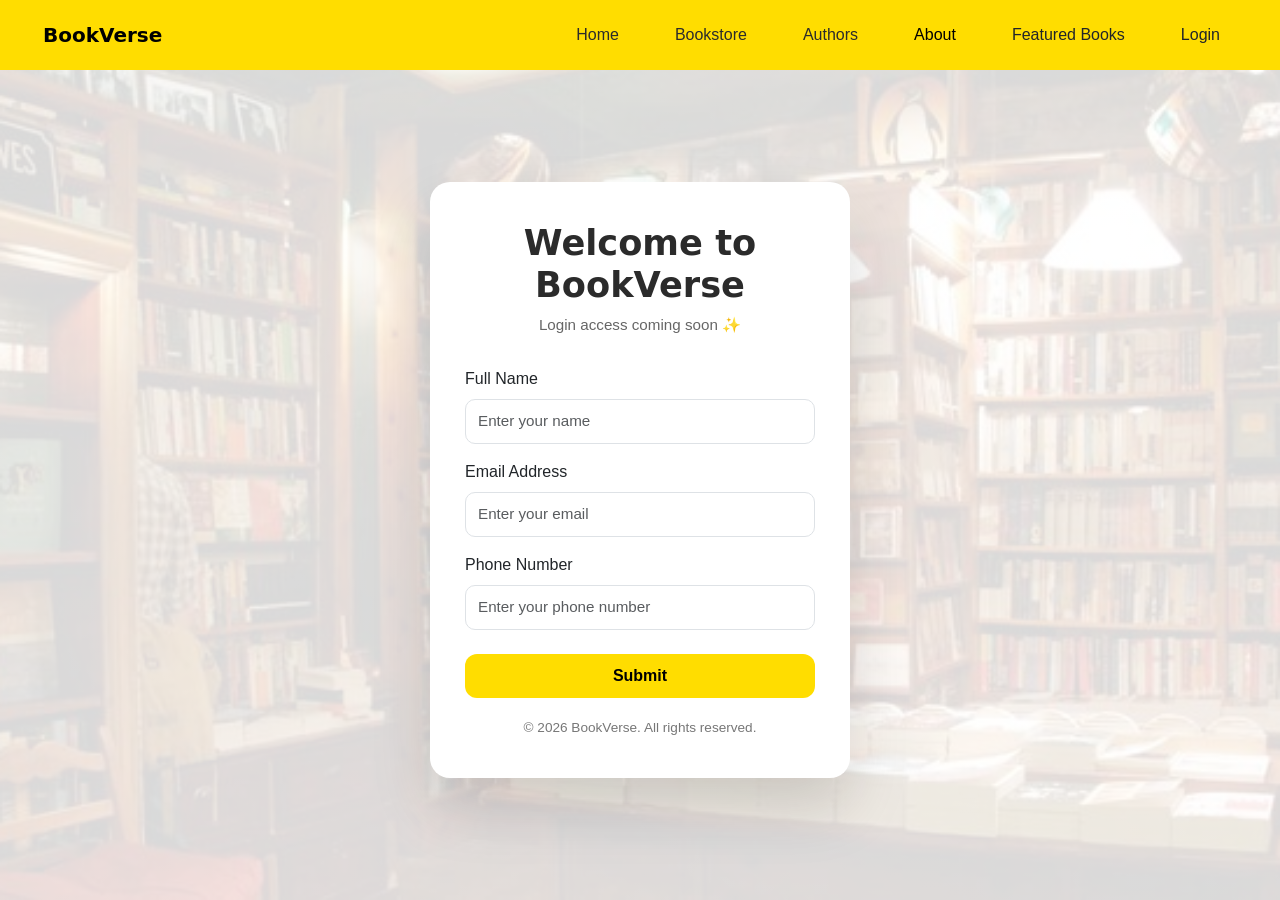
<file: login.html>
<!DOCTYPE html>
<html lang="en">
<head>
  <meta charset="UTF-8">
  <title>Login | BookVerse</title>
  <meta name="viewport" content="width=device-width, initial-scale=1">

  <!-- Bootstrap CSS -->
  <link href="https://cdn.jsdelivr.net/npm/bootstrap@5.3.2/dist/css/bootstrap.min.css" rel="stylesheet">

  <!-- Google Font -->
  <link href="https://fonts.googleapis.com/css2?family=Playfair+Display:wght@600;700&display=swap" rel="stylesheet">

  <style>
    :root {
      --primary-color: #ffdd00;
      --secondary-color: #915502;
      --bg-light: #ffffff;
      --text-dark: #2b2b2b;
    }

    /* ===== Body Background ===== */
    body {
      min-height: 100vh;
      background:
        linear-gradient(rgba(255,255,255,0.85), rgba(255,255,255,0.85)),
        url("Images/loginbg.jpg");
      background-size: cover;
      background-position: center;
      background-repeat: no-repeat;
      font-family: Arial, Helvetica, sans-serif;
      margin: 0;
    }

    /* ===== Navbar ===== */
    .navbar-custom {
      background-color: var(--primary-color);
      padding:15px;
    }
    .nav-item{
        margin-right:25px;
    }

    .logo {
      font-family:system-ui, -apple-system, BlinkMacSystemFont, 'Segoe UI', Roboto, Oxygen, Ubuntu, Cantarell, 'Open Sans', 'Helvetica Neue', sans-serif;
      font-size: 1.6rem;
      color: black;
    }

    .nav-link {
      color: var(--text-dark);
      font-weight: 500;
      margin-left: 15px;
      transition: 0.3s;
    }

    .nav-link:hover,
    .nav-link.active {
      color: var(--secondary-color);
    }

    /* ===== Login Page Wrapper ===== */
    .login-page {
      min-height: calc(100vh - 80px);
      display: flex;
      align-items: center;
      justify-content: center;
      padding: 30px 15px;
    }

    /* ===== Login Card ===== */
    .login-card {
      background: var(--bg-light);
      border-radius: 20px;
      box-shadow: 0 30px 60px rgba(0,0,0,0.15);
      padding: 40px 35px;
      max-width: 420px;
      width: 100%;
      animation: fadeScale 0.6s ease;
    }

    .login-title {
      font-family:system-ui, -apple-system, BlinkMacSystemFont, 'Segoe UI', Roboto, Oxygen, Ubuntu, Cantarell, 'Open Sans', 'Helvetica Neue', sans-serif;
      font-size: 2.2rem;
      font-weight: 700;
      text-align: center;
      color: var(--text-dark);
    }

    .login-subtitle {
      text-align: center;
      font-size: 0.95rem;
      color: #666;
      margin-bottom: 30px;
    }

    /* ===== Inputs ===== */
    .form-control {
      border-radius: 10px;
      padding: 10px 12px;
      font-size: 0.95rem;
    }

    .form-control:focus {
      box-shadow: 0 0 0 0.15rem rgba(255,221,0,0.4);
      border-color: var(--primary-color);
    }

    /* ===== Button ===== */
    .login-btn {
      background-color: var(--primary-color);
      border: none;
      color: #000;
      font-weight: 600;
      border-radius: 12px;
      padding: 10px;
      width: 100%;
      font-size: 1rem;
      transition: 0.3s ease;
    }

    .login-btn:hover {
      background-color: #f5d400;
      transform: translateY(-2px);
      box-shadow: 0 8px 18px rgba(0,0,0,0.2);
    }

    /* ===== Footer ===== */
    .login-footer {
      text-align: center;
      margin-top: 20px;
      font-size: 0.85rem;
      color: #777;
    }

    /* ===== Animation ===== */
    @keyframes fadeScale {
      from {
        opacity: 0;
        transform: scale(0.9);
      }
      to {
        opacity: 1;
        transform: scale(1);
      }
    }

    /* ===== Responsive ===== */
    @media (max-width: 576px) {
      .login-card {
        padding: 30px 25px;
      }
      .login-title {
        font-size: 1.9rem;
      }
      .navbar-custom {
        padding: 10px 15px;
      }
    }
  </style>
</head>

<body>

  <!-- NAVBAR -->
  <nav class="navbar navbar-expand-lg navbar-custom">
    <div class="container-fluid">
      <span class="logo fw-bold fs-5 logo ms-3">BookVerse</span>

      <button class="navbar-toggler" type="button" data-bs-toggle="collapse" data-bs-target="#navMenu">
        <span class="navbar-toggler-icon"></span>
      </button>

      <div class="collapse navbar-collapse justify-content-end" id="navMenu">
        <ul class="navbar-nav">
          <li class="nav-item"><a class="nav-link" href="index.html">Home</a></li>
          <li class="nav-item"><a class="nav-link" href="Bookstore.html">Bookstore</a></li>
          <li class="nav-item"><a class="nav-link" href="authors.html">Authors</a></li>
          <li class="nav-item"><a class="nav-link active" href="about.html">About</a></li>
           <li class="nav-item">
    <a class="nav-link text-dark" href="Featured.html">Featured Books</a>
  </li>
  <li class="nav-item">
    <a class="nav-link text-dark" href="login.html">Login</a>
  </li>
        </ul>
      </div>
    </div>
  </nav>

  <!-- LOGIN SECTION -->
  <div class="login-page">
    <div class="login-card">

      <h2 class="login-title">Welcome to BookVerse</h2>
      <p class="login-subtitle">Login access coming soon ✨</p>

      <form onsubmit="showAlert(event)">
        <div class="mb-3">
          <label class="form-label">Full Name</label>
          <input type="text" class="form-control" placeholder="Enter your name" required>
        </div>

        <div class="mb-3">
          <label class="form-label">Email Address</label>
          <input type="email" class="form-control" placeholder="Enter your email" required>
        </div>

        <div class="mb-4">
          <label class="form-label">Phone Number</label>
          <input type="tel" class="form-control" placeholder="Enter your phone number" required>
        </div>

        <button type="submit" class="login-btn">Submit</button>
      </form>

      <div class="login-footer">
        © 2026 BookVerse. All rights reserved.
      </div>

    </div>
  </div>

  <!-- Bootstrap JS -->
  <script src="https://cdn.jsdelivr.net/npm/bootstrap@5.3.2/dist/js/bootstrap.bundle.min.js"></script>

  <script>
    function showAlert(e) {
      e.preventDefault();
      alert("Login will come soon 🚀");
    }
  </script>

</body>
</html>
</file>
<file: CSS/style.css>
:root{
    --primary-color: #ffdd00;
    --secondary-color: #915502;
    --accent-color: #FCF9BE;
    --bg-color: #FAF7F2;
    --text-dark: #2B2B2B;
    --text-light: #FFFFFF;
}
body {
    background-color: var(--bg-color);
    color: var(--text-dark);
    font-family: Arial, Helvetica, sans-serif;
}
.nav {
    background-color: var(--primary-color) !important;
}

.navbar-brand,
.nav-link {
    color: var(--text-dark) !important;
}

.nav-link:hover {
    color: var(--secondary-color) !important;
}
body {
  background-color: #f8f9fa;
}


.genre-section {
  min-height: 350px;
  padding: 50px;
  margin-bottom: 20px;
  border-radius: 10px;


  background: linear-gradient(to right, #ccefff, #eaf8ff);
  transition: background 0.6s ease;
}


.genre-list ul {
  list-style: none;
  padding-left: 0;
}

.genre-list li {
  font-size: 2.5rem;
  font-weight: 600;
  color: rgba(0, 0, 0, 0.25);
  cursor: pointer;
  margin-bottom: 15px;
  transition: 0.3s;
}

.genre-list li:hover {
  color: #000;
}

.book-card {
  background: white;
  padding: 20px;
  border-radius: 16px;
  box-shadow: 0 8px 20px rgba(0,0,0,0.08);
  margin-bottom: 20px;
  text-align: center;
}

.book-card h5 {
  font-size: 1.1rem;
  margin-bottom: 5px;
}

.book-card p {
  color: #777;
  font-size: 0.9rem;
}

.hero-section {
  min-height: 120px;
  display: flex;
  align-items: center;
  padding: 40px 60px;
  margin-top: 30px;
  margin-bottom: 10px;

  background:
    linear-gradient(
      to right,
      rgba(255, 255, 255, 0) 0%,
      #ae8682 45%,
      #9d5353 100%
    ),
    url("../Images/pexels-ellusionist-19015217.jpg");

  background-size: cover;
  background-position: left center;
  border-radius: 16px;
}

.hero-content {
  margin-left: auto;
  max-width: 500px;
  font-family:'Playfair Display', serif;
  font-style: italic;
}
.foot{
    width:auto;
    height:250px;
    background-color: #ffdd00;
    margin-top: 30px;
    padding: 40px 60px 20px;
  color: #000000;
}


.footer-content {
  display: flex;
  justify-content: space-between;
  align-items: flex-start;
  gap: 40px;
}

.footer-brand h3 {
  font-size: 1.8rem;
  margin-bottom: 10px;
}

.footer-brand p {
  font-size: 0.95rem;
  max-width: 320px;
  opacity: 0.85;
}

.footer-links h5,
.footer-social h5 {
  font-size: 1.1rem;
  margin-bottom: 12px;
}

.footer-links ul,
.footer-social ul {
  list-style: none;
  padding: 0;
}


.footer-links a,
.footer-social a {
  text-decoration: none;
  color: #000000;
  font-size: 0.95rem;
  transition: 0.3s;
}

.footer-links a:hover,
.footer-social a:hover {
  color: #545454;
}

.footer-bottom {
  font-size: 0.85rem;
  color:#000;
  margin-top: 10px;
}


/* Dropdown styling */
.dropdown-menu {
  border-radius: 12px;
  padding: 10px 0;
  min-width: 180px;
}

.dropdown-item {
  padding: 10px 20px;
  font-weight: 500;
  transition: all 0.3s ease;
}
   .nav-item{
        margin-right: 25px
          }
.dropdown-item:hover {
  background-color: #f4f1ff;
  color: #ee4e2e;
  padding-left: 25px;
}

/* Smooth dropdown animation */
.dropdown-menu {
  animation: fadeIn 0.3s ease-in-out;
}

@keyframes fadeIn {
  from {
    opacity: 0;
    transform: translateY(10px);
  }
  to {
    opacity: 1;
    transform: translateY(0);
  }
}
/* Wider & smooth modal */
.custom-modal {
  border-radius: 16px;
  animation: scaleFade 0.4s ease;
}

/* Modal animation */
@keyframes scaleFade {
  from {
    transform: scale(0.95);
    opacity: 0;
  }
  to {
    transform: scale(1);
    opacity: 1;
  }
}

/* Description */
.book-desc {
  font-size: 0.95rem;
  line-height: 1.6;
}

/* Keywords badges */
.keywords .badge {
  background-color: #f1f1f1;
  color: #333;
  padding: 8px 14px;
  margin: 4px 6px 4px 0;
  font-size: 0.8rem;
}

/* Product details box */
.product-box {
  border: 1px solid #ddd;
  border-radius: 12px;
  padding: 10px;
  margin-top:40px;
}

/* Table text */
.product-box td:first-child {
  color: #777;
}

/* Remove modal body scroll */
/* .modal-body {
  overflow: hidden;
} */
.author-name {
  color: #222;
  font-weight: 500;
  text-decoration: none;
  cursor: pointer;
}

.author-name:hover {
  color: #ffb703;
  text-decoration: underline;
}

/* Tooltip styling */
.custom-tooltip {
  --bs-tooltip-bg: #ff6363;
  --bs-tooltip-color: #fff;
  --bs-tooltip-font-size: 0.75rem;
  --bs-tooltip-padding-x: 10px;
  --bs-tooltip-padding-y: 6px;
  border-radius: 8px;
}
.author-link {
  color: #6f42c1;
  text-decoration: none;
  font-weight: 500;
}
/* .custom-tooltip {
  --bs-tooltip-bg: #6f42c1;
  --bs-tooltip-color: #fff;
  font-size: 0.85rem;
} */

.author-link:hover {
  text-decoration: underline;
}

.section{
             display: grid;
  grid-template-columns: repeat(auto-fill, minmax(220px, 1fr));
  gap: 25px;
  margin-top: 40px;
        }
 
.book-card{
  background: #fff;
  border-radius: 12px;
  border: 1px solid #e0e0e0;
  display: flex;
  flex-direction: column;
  height: 100%;
  transition: 0.3s ease;
}

/* ===== Card Image ===== */
.book-card img {
  width: 100%;
  height: 220px;
  object-fit: cover;
   border-top-left-radius: 12px;
  border-top-right-radius: 12px;
}

/* ===== Card Body ===== */
.book-card .card-body {
  padding: 10px;
  display: flex;
  flex-direction: column;
}

/* ===== Title & Text ===== */
.book-card .card-title {
  font-size: 0.95rem;
  font-weight: bold;
  margin-bottom: 4px;
}

.book-card .card-text {
  font-size: 0.85rem;
  margin-bottom: 6px;
}

/* ===== Rating Stars ===== */
.book-card .text-warning i {
  font-size: 0.8rem;
}

/* ===== Button Alignment ===== */
.book-card .btn {
  margin-top: auto;
  font-size: 0.85rem;
  padding: 6px 10px;
}

/* ===== Hover Effect (Optional but Nice) ===== */
.book-card:hover {
  transform: translateY(-5px);
  transition: 0.3s ease;
  box-shadow: 0 8px 20px rgba(0, 0, 0, 0.12);
}
/* Author Card */
.author-card {
  background: #fff1f1;
  border-radius: 18px;
  padding: 24px;
  display: flex;
  gap: 25px;
  align-items: flex-start;
  box-shadow: 0 40px 30px rgba(0,0,0,0.08);
  transition: all 0.4s ease;
}

.author-card:hover {
  transform: translateY(-8px) scale(1.01);
  box-shadow: 0 40px 50px rgba(0, 0, 0, 0.15);
}

/* Author Image */
.author-img img {
  width: 160px;
  height: 160px;
  object-fit: cover;
  border-radius: 50%;
  transition: all 0.4s ease;
  flex-shrink: 0;
}

.author-card:hover .author-img {
  transform: scale(1.08) rotate(1deg);
}
.author-content {
  flex: 1;
}
/* Text */
.author-card .card-text {
  font-size: 0.95rem;
  line-height: 1.6;
  color: #444;
}
.author-desc {
  margin-top: 12px;
  color: #444;
  font-size: 0.95rem;

  display: -webkit-box;
  -webkit-line-clamp: 3;   /* 👈 3 lines only */
  -webkit-box-orient: vertical;
  overflow: hidden;
  transition: all 0.4s ease;
}

/* VIEW MORE */
.view-more {
  display: inline-block;
  margin-top: 8px;
  color: #ff9800;
  cursor: pointer;
  font-weight: 500;
}

/* EXPANDED STATE */
.author-card.expanded .author-desc {
  -webkit-line-clamp: unset;
}

.author-card.expanded .author-img img {
  width: 190px;
  height: 190px;
}
.scrollspy-box {
  height: 220px;
  overflow-y: auto;
  position: relative;
  padding-right: 10px;
  background-color:rgb(234, 248, 254)
}
.spy-section {
  min-height: 80px;
  margin-bottom: 20px;
}
/* =========================
   RESPONSIVE FIXES
   ========================= */

/* ---------- TABLETS (≤ 992px) ---------- */
@media (max-width: 992px) {

  /* Navbar spacing */
  .nav-item {
    margin-right: 15px;
  }

  /* Hero section */
  .hero-section {
    padding: 30px 30px;
    background-position: center;
  }

  .hero-content {
    max-width: 100%;
    margin-left: 0;
    text-align: center;
  }

  /* Genre section */
  .genre-section {
    padding: 30px;
  }

  .genre-list li {
    font-size: 2rem;
  }

  /* Book cards grid */
  .section {
    grid-template-columns: repeat(auto-fill, minmax(200px, 1fr));
  }

  /* Author card */
  .author-card {
    flex-direction: column;
    align-items: center;
    text-align: center;
  }

  .author-img img {
    width: 140px;
    height: 140px;
  }

  .author-card.expanded .author-img img {
    width: 160px;
    height: 160px;
  }

  .author-content {
    width: 100%;
  }

  /* Modal */
  .modal-dialog {
    max-width: 90%;
  }

  .product-box {
    margin-top: 20px;
  }

  /* Footer */
  .footer-content {
    flex-direction: column;
    gap: 25px;
  }

  .foot {
    height: auto;
    padding: 30px;
  }
}


/* ---------- MOBILE PHONES (≤ 576px) ---------- */
@media (max-width: 576px) {

  body {
    font-size: 14px;
  }

  /* Navbar */
  .navbar-brand {
    font-size: 1.2rem;
  }

  /* Hero */
  .hero-section {
    padding: 25px 20px;
    min-height: auto;
  }

  .hero-content {
    font-size: 0.9rem;
  }

  /* Genre section */
  .genre-section {
    padding: 20px;
  }

  .genre-list li {
    font-size: 1.6rem;
  }

  /* Book cards */
  .section {
    grid-template-columns: 1fr; /* One card per row */
  }

  .book-card img {
    height: 180px;
  }

  .book-card {
    padding: 15px;
  }

  /* Author cards */
  .author-card {
    padding: 18px;
    gap: 15px;
  }

  .author-img img {
    width: 120px;
    height: 120px;
  }

  .author-card.expanded .author-img img {
    width: 140px;
    height: 140px;
  }

  .author-desc {
    font-size: 0.9rem;
  }

  /* Modal */
  .modal-dialog {
    max-width: 95%;
    margin: 10px auto;
  }

  .modal-body {
    padding: 15px;
  }

  .book-desc {
    font-size: 0.9rem;
  }

  /* Scrollspy content box */
  .scrollspy-box {
    height: 180px;
  }

  /* Footer */
  .footer-brand p {
    max-width: 100%;
  }

  .footer-bottom {
    text-align: center;
  }
}
</file>
